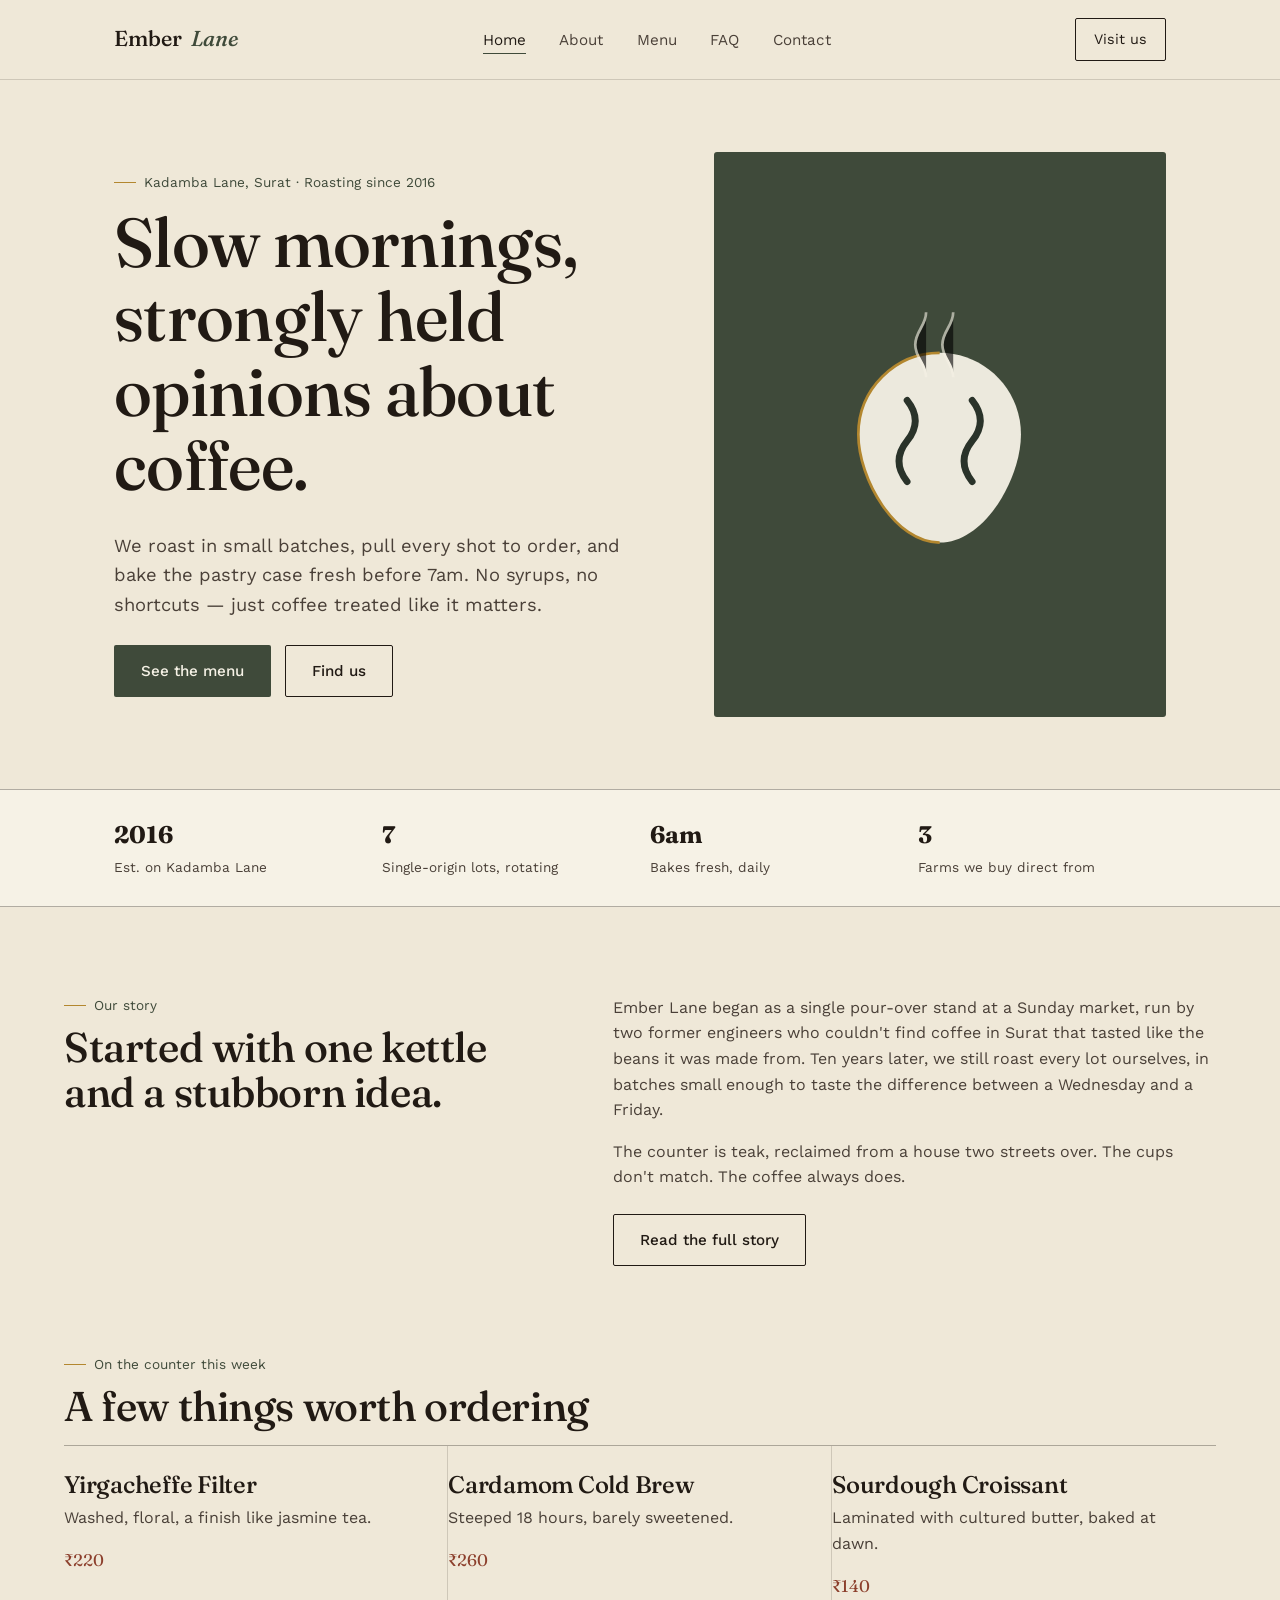
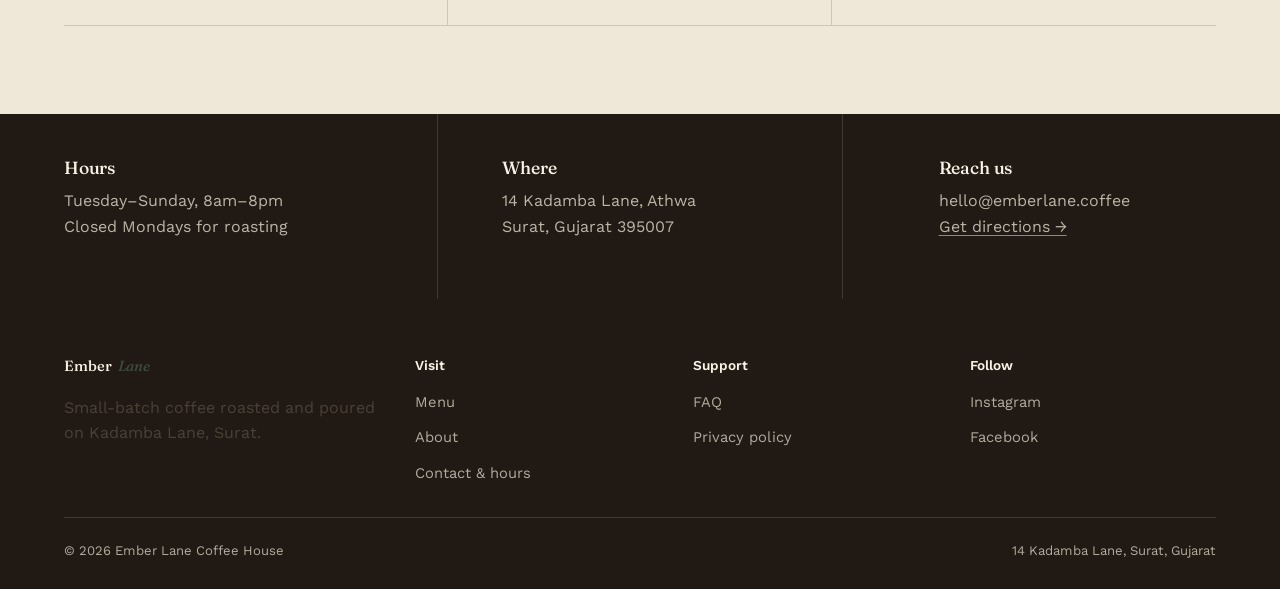
<file: Index.html>
<!DOCTYPE html>
<html lang="en">
<head>
<meta charset="UTF-8">
<meta name="viewport" content="width=device-width, initial-scale=1.0">
<title>Ember Lane — Small-batch coffee, Surat</title>
<meta name="description" content="Ember Lane is a small-batch coffee roastery and cafe on Kadamba Lane, Surat. Slow mornings, single-origin coffee, and wood-fired pastries.">
<link rel="stylesheet" href="styles.css">
</head>
<body>

<header class="site-header">
  <nav class="nav">
    <a href="index.html" class="logo">Ember <em>Lane</em></a>
    <input type="checkbox" id="nav-toggle" class="nav-toggle">
    <ul class="nav-links">
      <li><a href="index.html" aria-current="page">Home</a></li>
      <li><a href="about.html">About</a></li>
      <li><a href="menu.html">Menu</a></li>
      <li><a href="faq.html">FAQ</a></li>
      <li><a href="contact.html">Contact</a></li>
    </ul>
    <a href="contact.html" class="nav-cta">Visit us</a>
    <label for="nav-toggle" class="burger" aria-label="Toggle menu"><span></span><span></span><span></span></label>
  </nav>
</header>

<main>

  <section class="hero" style="padding-top: clamp(40px,7vw,72px);">
    <div>
      <p class="hero-eyebrow">Kadamba Lane, Surat &middot; Roasting since 2016</p>
      <h1>Slow mornings, strongly held opinions about coffee.</h1>
      <p class="lede">We roast in small batches, pull every shot to order, and bake the pastry case fresh before 7am. No syrups, no shortcuts — just coffee treated like it matters.</p>
      <div class="btn-row">
        <a href="menu.html" class="btn btn-primary">See the menu</a>
        <a href="contact.html" class="btn btn-outline">Find us</a>
      </div>
    </div>
    <div class="hero-art" aria-hidden="true">
      <svg viewBox="0 0 240 260" xmlns="http://www.w3.org/2000/svg">
        <path d="M60 130c0-33 27-60 60-60s60 27 60 60-27 80-60 80-60-47-60-80z" style="fill:var(--paper-soft);opacity:.95"/>
        <path d="M120 70c-33 0-60 27-60 60s27 80 60 80" style="fill:none;stroke:var(--gold);stroke-width:2"/>
        <path d="M96 105c8 10 8 20 0 30-8 10-8 20 0 30" style="fill:none;stroke:var(--forest-dark);stroke-width:5;stroke-linecap:round"/>
        <path d="M144 105c8 10 8 20 0 30-8 10-8 20 0 30" style="fill:none;stroke:var(--forest-dark);stroke-width:5;stroke-linecap:round"/>
        <g style="stroke:var(--paper-soft);stroke-width:2;opacity:.6">
          <path d="M110 40c0 10-8 14-8 24s8 14 8 24"/>
          <path d="M130 40c0 10-8 14-8 24s8 14 8 24"/>
        </g>
      </svg>
    </div>
  </section>

  <div class="stat-strip">
    <div class="wrap">
      <div class="stat"><b>2016</b><span>Est. on Kadamba Lane</span></div>
      <div class="stat"><b>7</b><span>Single-origin lots, rotating</span></div>
      <div class="stat"><b>6am</b><span>Bakes fresh, daily</span></div>
      <div class="stat"><b>3</b><span>Farms we buy direct from</span></div>
    </div>
  </div>

  <section>
    <div class="section-in split">
      <div>
        <p class="kicker">Our story</p>
        <h2>Started with one kettle and a stubborn idea.</h2>
      </div>
      <div>
        <p>Ember Lane began as a single pour-over stand at a Sunday market, run by two former engineers who couldn't find coffee in Surat that tasted like the beans it was made from. Ten years later, we still roast every lot ourselves, in batches small enough to taste the difference between a Wednesday and a Friday.</p>
        <p>The counter is teak, reclaimed from a house two streets over. The cups don't match. The coffee always does.</p>
        <a href="about.html" class="btn btn-outline" style="margin-top:.5em;">Read the full story</a>
      </div>
    </div>
  </section>

  <section style="padding-top:0;">
    <div class="section-in">
      <p class="kicker">On the counter this week</p>
      <h2>A few things worth ordering</h2>
      <div class="feature-list">
        <div class="feature-item">
          <h3>Yirgacheffe Filter</h3>
          <p>Washed, floral, a finish like jasmine tea.</p>
          <span class="price">₹220</span>
        </div>
        <div class="feature-item">
          <h3>Cardamom Cold Brew</h3>
          <p>Steeped 18 hours, barely sweetened.</p>
          <span class="price">₹260</span>
        </div>
        <div class="feature-item">
          <h3>Sourdough Croissant</h3>
          <p>Laminated with cultured butter, baked at dawn.</p>
          <span class="price">₹140</span>
        </div>
      </div>
    </div>
  </section>

  <div class="info-strip">
    <div class="wrap">
      <div class="info-block">
        <h4>Hours</h4>
        <p>Tuesday–Sunday, 8am–8pm<br>Closed Mondays for roasting</p>
      </div>
      <div class="info-block">
        <h4>Where</h4>
        <p>14 Kadamba Lane, Athwa<br>Surat, Gujarat 395007</p>
      </div>
      <div class="info-block">
        <h4>Reach us</h4>
        <p>hello@emberlane.coffee<br><a href="contact.html">Get directions →</a></p>
      </div>
    </div>
  </div>

</main>

<footer>
  <div class="footer-grid">
    <div>
      <a href="index.html" class="logo">Ember <em>Lane</em></a>
      <p style="margin-top:1em; max-width:32ch;">Small-batch coffee roasted and poured on Kadamba Lane, Surat.</p>
    </div>
    <div>
      <h5>Visit</h5>
      <ul>
        <li><a href="menu.html">Menu</a></li>
        <li><a href="about.html">About</a></li>
        <li><a href="contact.html">Contact &amp; hours</a></li>
      </ul>
    </div>
    <div>
      <h5>Support</h5>
      <ul>
        <li><a href="faq.html">FAQ</a></li>
        <li><a href="privacy.html">Privacy policy</a></li>
      </ul>
    </div>
    <div>
      <h5>Follow</h5>
      <ul>
        <li><a href="#">Instagram</a></li>
        <li><a href="#">Facebook</a></li>
      </ul>
    </div>
  </div>
  <div class="footer-bottom">
    <span>&copy; 2026 Ember Lane Coffee House</span>
    <span>14 Kadamba Lane, Surat, Gujarat</span>
  </div>
</footer>

</body>
</html>
</file>
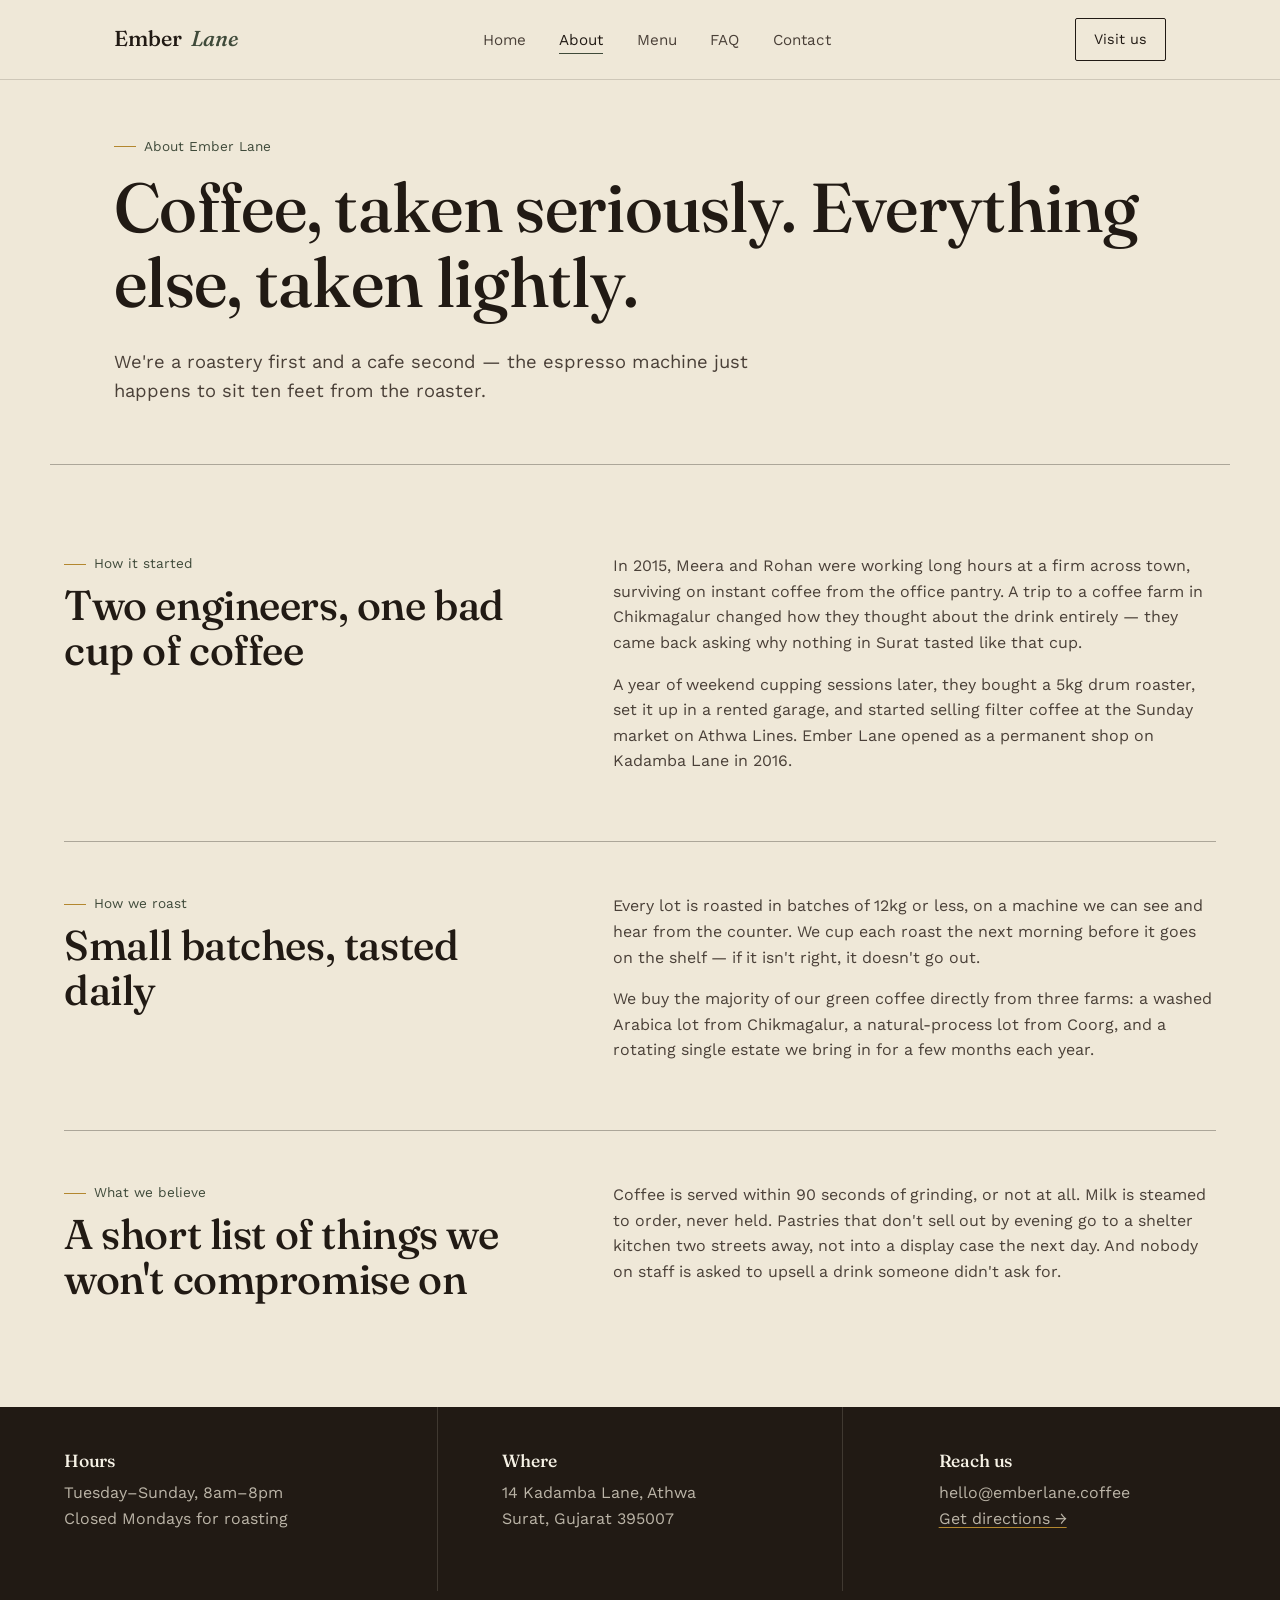
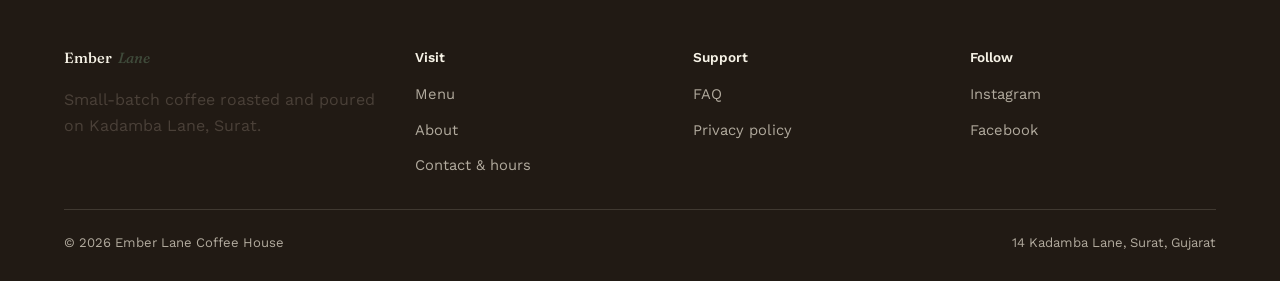
<file: About.html>
<!DOCTYPE html>
<html lang="en">
<head>
<meta charset="UTF-8">
<meta name="viewport" content="width=device-width, initial-scale=1.0">
<title>About — Ember Lane</title>
<meta name="description" content="The story behind Ember Lane, our roasting approach, and the farms we buy from.">
<link rel="stylesheet" href="styles.css">
</head>
<body>

<header class="site-header">
  <nav class="nav">
    <a href="index.html" class="logo">Ember <em>Lane</em></a>
    <input type="checkbox" id="nav-toggle" class="nav-toggle">
    <ul class="nav-links">
      <li><a href="index.html">Home</a></li>
      <li><a href="about.html" aria-current="page">About</a></li>
      <li><a href="menu.html">Menu</a></li>
      <li><a href="faq.html">FAQ</a></li>
      <li><a href="contact.html">Contact</a></li>
    </ul>
    <a href="contact.html" class="nav-cta">Visit us</a>
    <label for="nav-toggle" class="burger" aria-label="Toggle menu"><span></span><span></span><span></span></label>
  </nav>
</header>

<main>
  <div class="page-hero">
    <p class="kicker">About Ember Lane</p>
    <h1>Coffee, taken seriously. Everything else, taken lightly.</h1>
    <p class="lede" style="margin-top:.6em;">We're a roastery first and a cafe second — the espresso machine just happens to sit ten feet from the roaster.</p>
  </div>

  <section>
    <div class="section-in split">
      <div>
        <p class="kicker">How it started</p>
        <h2>Two engineers, one bad cup of coffee</h2>
      </div>
      <div>
        <p>In 2015, Meera and Rohan were working long hours at a firm across town, surviving on instant coffee from the office pantry. A trip to a coffee farm in Chikmagalur changed how they thought about the drink entirely — they came back asking why nothing in Surat tasted like that cup.</p>
        <p>A year of weekend cupping sessions later, they bought a 5kg drum roaster, set it up in a rented garage, and started selling filter coffee at the Sunday market on Athwa Lines. Ember Lane opened as a permanent shop on Kadamba Lane in 2016.</p>
      </div>
    </div>

    <hr class="divider">

    <div class="section-in split">
      <div>
        <p class="kicker">How we roast</p>
        <h2>Small batches, tasted daily</h2>
      </div>
      <div>
        <p>Every lot is roasted in batches of 12kg or less, on a machine we can see and hear from the counter. We cup each roast the next morning before it goes on the shelf — if it isn't right, it doesn't go out.</p>
        <p>We buy the majority of our green coffee directly from three farms: a washed Arabica lot from Chikmagalur, a natural-process lot from Coorg, and a rotating single estate we bring in for a few months each year.</p>
      </div>
    </div>

    <hr class="divider">

    <div class="section-in split">
      <div>
        <p class="kicker">What we believe</p>
        <h2>A short list of things we won't compromise on</h2>
      </div>
      <div>
        <p>Coffee is served within 90 seconds of grinding, or not at all. Milk is steamed to order, never held. Pastries that don't sell out by evening go to a shelter kitchen two streets away, not into a display case the next day. And nobody on staff is asked to upsell a drink someone didn't ask for.</p>
      </div>
    </div>
  </section>

  <div class="info-strip">
    <div class="wrap">
      <div class="info-block">
        <h4>Hours</h4>
        <p>Tuesday–Sunday, 8am–8pm<br>Closed Mondays for roasting</p>
      </div>
      <div class="info-block">
        <h4>Where</h4>
        <p>14 Kadamba Lane, Athwa<br>Surat, Gujarat 395007</p>
      </div>
      <div class="info-block">
        <h4>Reach us</h4>
        <p>hello@emberlane.coffee<br><a href="contact.html">Get directions →</a></p>
      </div>
    </div>
  </div>
</main>

<footer>
  <div class="footer-grid">
    <div>
      <a href="index.html" class="logo">Ember <em>Lane</em></a>
      <p style="margin-top:1em; max-width:32ch;">Small-batch coffee roasted and poured on Kadamba Lane, Surat.</p>
    </div>
    <div>
      <h5>Visit</h5>
      <ul>
        <li><a href="menu.html">Menu</a></li>
        <li><a href="about.html">About</a></li>
        <li><a href="contact.html">Contact &amp; hours</a></li>
      </ul>
    </div>
    <div>
      <h5>Support</h5>
      <ul>
        <li><a href="faq.html">FAQ</a></li>
        <li><a href="privacy.html">Privacy policy</a></li>
      </ul>
    </div>
    <div>
      <h5>Follow</h5>
      <ul>
        <li><a href="#">Instagram</a></li>
        <li><a href="#">Facebook</a></li>
      </ul>
    </div>
  </div>
  <div class="footer-bottom">
    <span>&copy; 2026 Ember Lane Coffee House</span>
    <span>14 Kadamba Lane, Surat, Gujarat</span>
  </div>
</footer>

</body>
</html>
</file>
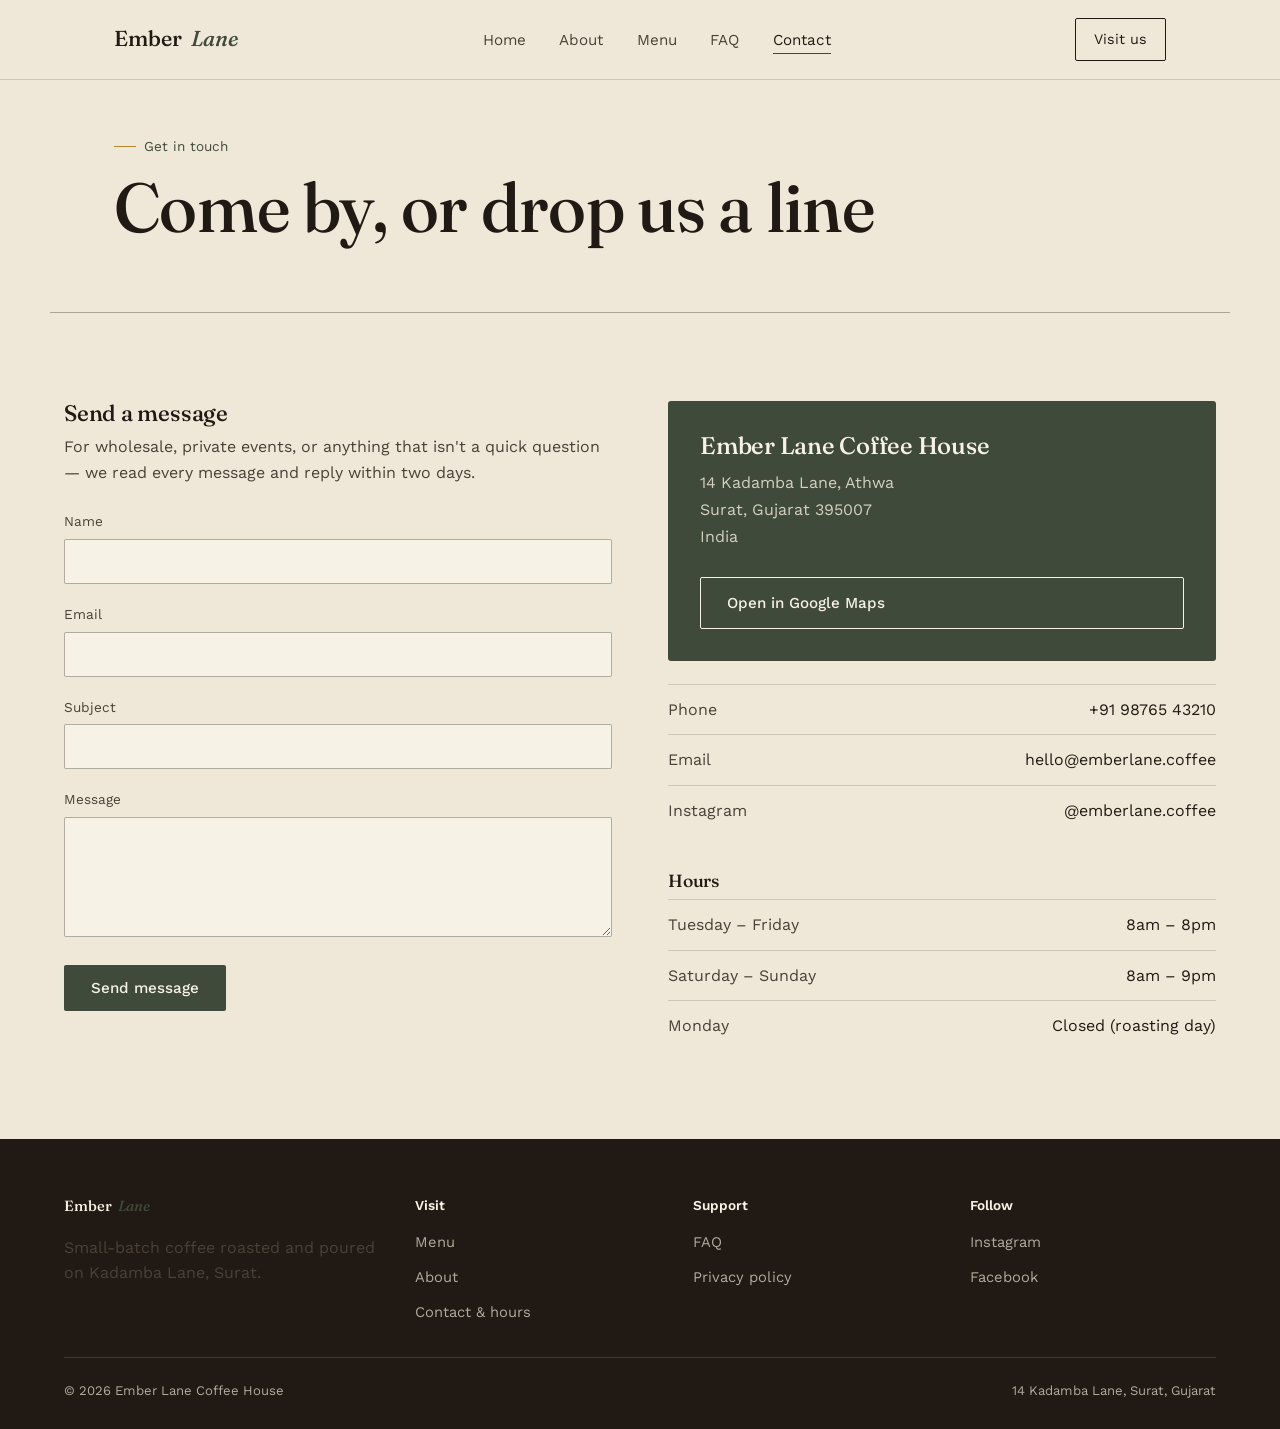
<file: Contact.html>
<!DOCTYPE html>
<html lang="en">
<head>
<meta charset="UTF-8">
<meta name="viewport" content="width=device-width, initial-scale=1.0">
<title>Contact — Ember Lane</title>
<meta name="description" content="Get in touch with Ember Lane, find our address, hours, and directions in Surat.">
<link rel="stylesheet" href="styles.css">
</head>
<body>

<header class="site-header">
  <nav class="nav">
    <a href="index.html" class="logo">Ember <em>Lane</em></a>
    <input type="checkbox" id="nav-toggle" class="nav-toggle">
    <ul class="nav-links">
      <li><a href="index.html">Home</a></li>
      <li><a href="about.html">About</a></li>
      <li><a href="menu.html">Menu</a></li>
      <li><a href="faq.html">FAQ</a></li>
      <li><a href="contact.html" aria-current="page">Contact</a></li>
    </ul>
    <a href="contact.html" class="nav-cta">Visit us</a>
    <label for="nav-toggle" class="burger" aria-label="Toggle menu"><span></span><span></span><span></span></label>
  </nav>
</header>

<main>
  <div class="page-hero">
    <p class="kicker">Get in touch</p>
    <h1>Come by, or drop us a line</h1>
  </div>

  <section>
    <div class="section-in contact-grid">
      <div>
        <h2 style="font-size:1.4rem;">Send a message</h2>
        <p style="margin-bottom:1.6em;">For wholesale, private events, or anything that isn't a quick question — we read every message and reply within two days.</p>
        <form onsubmit="return false;">
          <div class="field">
            <label for="name">Name</label>
            <input type="text" id="name" name="name" autocomplete="name" required>
          </div>
          <div class="field">
            <label for="email">Email</label>
            <input type="email" id="email" name="email" autocomplete="email" required>
          </div>
          <div class="field">
            <label for="subject">Subject</label>
            <input type="text" id="subject" name="subject">
          </div>
          <div class="field">
            <label for="message">Message</label>
            <textarea id="message" name="message" required></textarea>
          </div>
          <button type="submit" class="btn btn-primary">Send message</button>
        </form>
      </div>

      <div>
        <div class="map-block">
          <div>
            <h3>Ember Lane Coffee House</h3>
            <address>
              14 Kadamba Lane, Athwa<br>
              Surat, Gujarat 395007<br>
              India
            </address>
          </div>
          <a href="https://maps.google.com/?q=Athwa+Surat+Gujarat" class="btn btn-outline" style="border-color: var(--paper-soft); color: var(--paper-soft);">Open in Google Maps</a>
        </div>

        <ul class="contact-list">
          <li><span>Phone</span><span>+91 98765 43210</span></li>
          <li><span>Email</span><span>hello@emberlane.coffee</span></li>
          <li><span>Instagram</span><span>@emberlane.coffee</span></li>
        </ul>

        <h3 style="margin-top:2em; font-size:1.1rem;">Hours</h3>
        <ul class="contact-list" style="margin-top:.6em;">
          <li><span>Tuesday – Friday</span><span>8am – 8pm</span></li>
          <li><span>Saturday – Sunday</span><span>8am – 9pm</span></li>
          <li><span>Monday</span><span>Closed (roasting day)</span></li>
        </ul>
      </div>
    </div>
  </section>
</main>

<footer>
  <div class="footer-grid">
    <div>
      <a href="index.html" class="logo">Ember <em>Lane</em></a>
      <p style="margin-top:1em; max-width:32ch;">Small-batch coffee roasted and poured on Kadamba Lane, Surat.</p>
    </div>
    <div>
      <h5>Visit</h5>
      <ul>
        <li><a href="menu.html">Menu</a></li>
        <li><a href="about.html">About</a></li>
        <li><a href="contact.html">Contact &amp; hours</a></li>
      </ul>
    </div>
    <div>
      <h5>Support</h5>
      <ul>
        <li><a href="faq.html">FAQ</a></li>
        <li><a href="privacy.html">Privacy policy</a></li>
      </ul>
    </div>
    <div>
      <h5>Follow</h5>
      <ul>
        <li><a href="#">Instagram</a></li>
        <li><a href="#">Facebook</a></li>
      </ul>
    </div>
  </div>
  <div class="footer-bottom">
    <span>&copy; 2026 Ember Lane Coffee House</span>
    <span>14 Kadamba Lane, Surat, Gujarat</span>
  </div>
</footer>

</body>
</html>
</file>
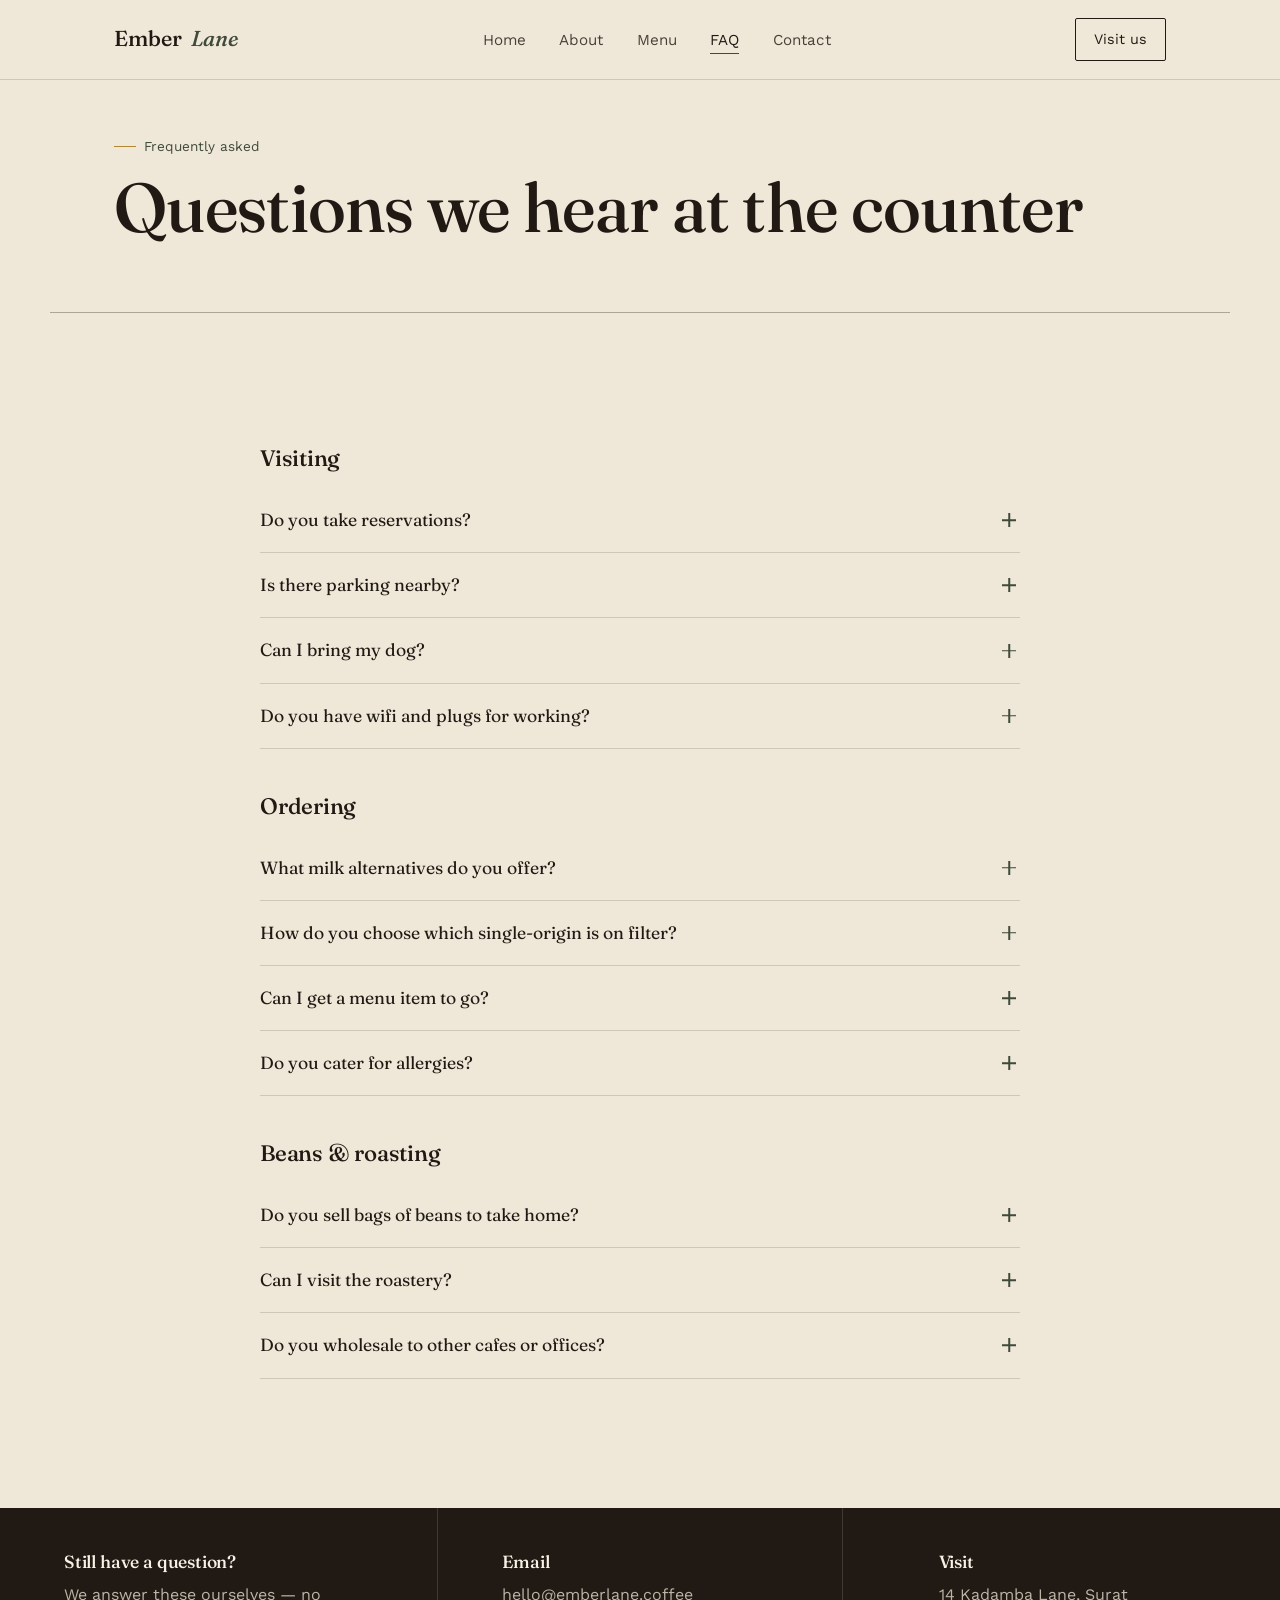
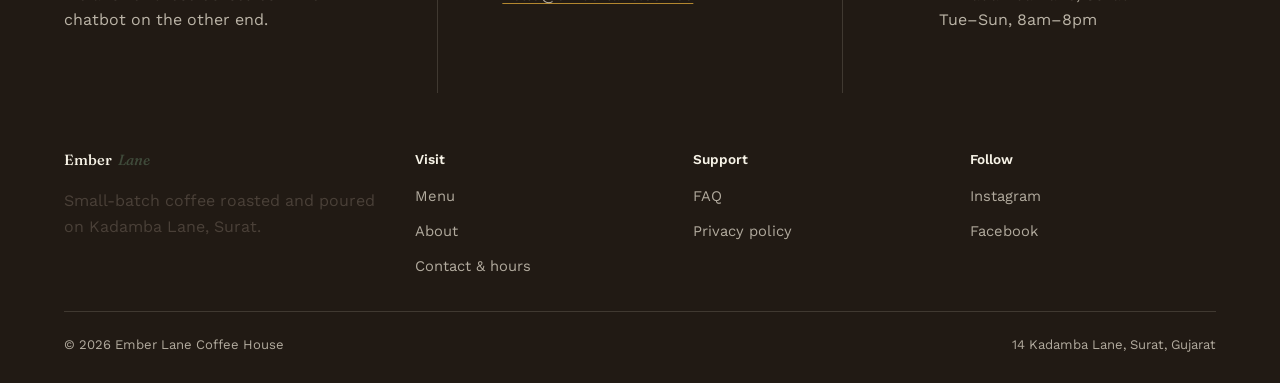
<file: Faq.html>
<!DOCTYPE html>
<html lang="en">
<head>
<meta charset="UTF-8">
<meta name="viewport" content="width=device-width, initial-scale=1.0">
<title>FAQ — Ember Lane</title>
<meta name="description" content="Answers to common questions about visiting, ordering, and working with Ember Lane.">
<link rel="stylesheet" href="styles.css">
</head>
<body>

<header class="site-header">
  <nav class="nav">
    <a href="index.html" class="logo">Ember <em>Lane</em></a>
    <input type="checkbox" id="nav-toggle" class="nav-toggle">
    <ul class="nav-links">
      <li><a href="index.html">Home</a></li>
      <li><a href="about.html">About</a></li>
      <li><a href="menu.html">Menu</a></li>
      <li><a href="faq.html" aria-current="page">FAQ</a></li>
      <li><a href="contact.html">Contact</a></li>
    </ul>
    <a href="contact.html" class="nav-cta">Visit us</a>
    <label for="nav-toggle" class="burger" aria-label="Toggle menu"><span></span><span></span><span></span></label>
  </nav>
</header>

<main>
  <div class="page-hero">
    <p class="kicker">Frequently asked</p>
    <h1>Questions we hear at the counter</h1>
  </div>

  <section>
    <div class="section-in legal" style="max-width:760px;">

      <div class="faq-group">
        <h2>Visiting</h2>

        <details class="faq">
          <summary>Do you take reservations?<span class="icon"></span></summary>
          <div class="faq-a"><p>No — we're a walk-in counter with seating for about twenty. Weekday mornings and weekend afternoons are busiest; weekday afternoons are usually quiet.</p></div>
        </details>

        <details class="faq">
          <summary>Is there parking nearby?<span class="icon"></span></summary>
          <div class="faq-a"><p>There's two-wheeler parking right outside, and a small car park a minute's walk away on Kadamba Lane. Street parking is available but limited on weekends.</p></div>
        </details>

        <details class="faq">
          <summary>Can I bring my dog?<span class="icon"></span></summary>
          <div class="faq-a"><p>Yes, on the outdoor seating area. We keep a water bowl by the door.</p></div>
        </details>

        <details class="faq">
          <summary>Do you have wifi and plugs for working?<span class="icon"></span></summary>
          <div class="faq-a"><p>We do, though we ask that laptops stay at the four counter-side tables so the rest of the room stays free for people catching up over coffee.</p></div>
        </details>
      </div>

      <div class="faq-group">
        <h2>Ordering</h2>

        <details class="faq">
          <summary>What milk alternatives do you offer?<span class="icon"></span></summary>
          <div class="faq-a"><p>Oat and almond, at no extra charge. Both steam well in our espresso drinks.</p></div>
        </details>

        <details class="faq">
          <summary>How do you choose which single-origin is on filter?<span class="icon"></span></summary>
          <div class="faq-a"><p>We rotate weekly based on what's tasting best in our morning cupping. Ask the counter which lot is pouring — we're always glad to talk through it.</p></div>
        </details>

        <details class="faq">
          <summary>Can I get a menu item to go?<span class="icon"></span></summary>
          <div class="faq-a"><p>Everything on the menu is available to go, including pour-overs. We use compostable cups for takeaway coffee.</p></div>
        </details>

        <details class="faq">
          <summary>Do you cater for allergies?<span class="icon"></span></summary>
          <div class="faq-a"><p>Our kitchen handles nuts and gluten, so we can't guarantee an allergen-free item, but the counter can talk you through ingredients for anything on the menu.</p></div>
        </details>
      </div>

      <div class="faq-group">
        <h2>Beans &amp; roasting</h2>

        <details class="faq">
          <summary>Do you sell bags of beans to take home?<span class="icon"></span></summary>
          <div class="faq-a"><p>Yes — 250g bags of whatever's currently roasting are sold at the counter, and we'll grind to your brew method on request.</p></div>
        </details>

        <details class="faq">
          <summary>Can I visit the roastery?<span class="icon"></span></summary>
          <div class="faq-a"><p>The roaster sits behind the counter, so you can watch it from your table any day we're open. We don't currently run separate roastery tours.</p></div>
        </details>

        <details class="faq">
          <summary>Do you wholesale to other cafes or offices?<span class="icon"></span></summary>
          <div class="faq-a"><p>We do, on a limited basis. Get in touch through the contact page and we'll follow up about volume and pricing.</p></div>
        </details>
      </div>

    </div>
  </section>

  <div class="info-strip">
    <div class="wrap">
      <div class="info-block">
        <h4>Still have a question?</h4>
        <p>We answer these ourselves — no chatbot on the other end.</p>
      </div>
      <div class="info-block">
        <h4>Email</h4>
        <p><a href="contact.html">hello@emberlane.coffee</a></p>
      </div>
      <div class="info-block">
        <h4>Visit</h4>
        <p>14 Kadamba Lane, Surat<br>Tue–Sun, 8am–8pm</p>
      </div>
    </div>
  </div>
</main>

<footer>
  <div class="footer-grid">
    <div>
      <a href="index.html" class="logo">Ember <em>Lane</em></a>
      <p style="margin-top:1em; max-width:32ch;">Small-batch coffee roasted and poured on Kadamba Lane, Surat.</p>
    </div>
    <div>
      <h5>Visit</h5>
      <ul>
        <li><a href="menu.html">Menu</a></li>
        <li><a href="about.html">About</a></li>
        <li><a href="contact.html">Contact &amp; hours</a></li>
      </ul>
    </div>
    <div>
      <h5>Support</h5>
      <ul>
        <li><a href="faq.html">FAQ</a></li>
        <li><a href="privacy.html">Privacy policy</a></li>
      </ul>
    </div>
    <div>
      <h5>Follow</h5>
      <ul>
        <li><a href="#">Instagram</a></li>
        <li><a href="#">Facebook</a></li>
      </ul>
    </div>
  </div>
  <div class="footer-bottom">
    <span>&copy; 2026 Ember Lane Coffee House</span>
    <span>14 Kadamba Lane, Surat, Gujarat</span>
  </div>
</footer>

</body>
</html>
</file>
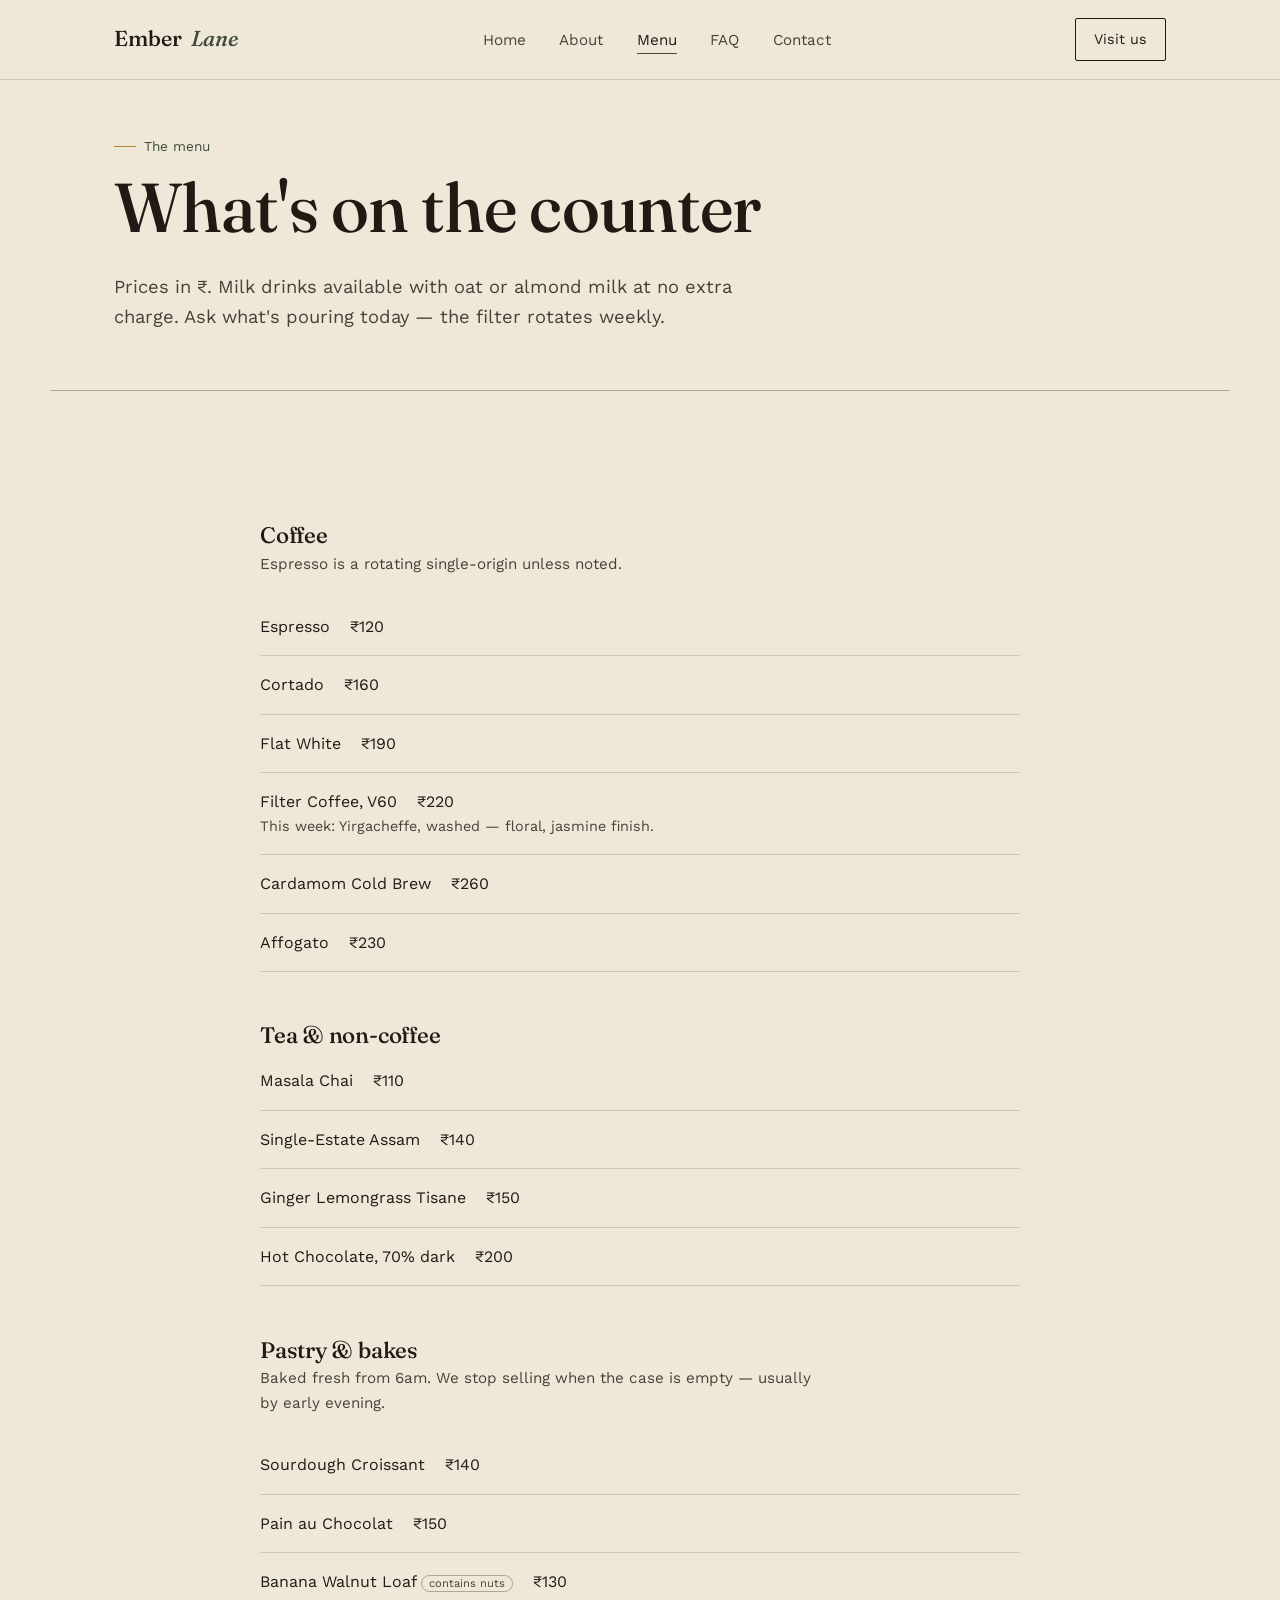
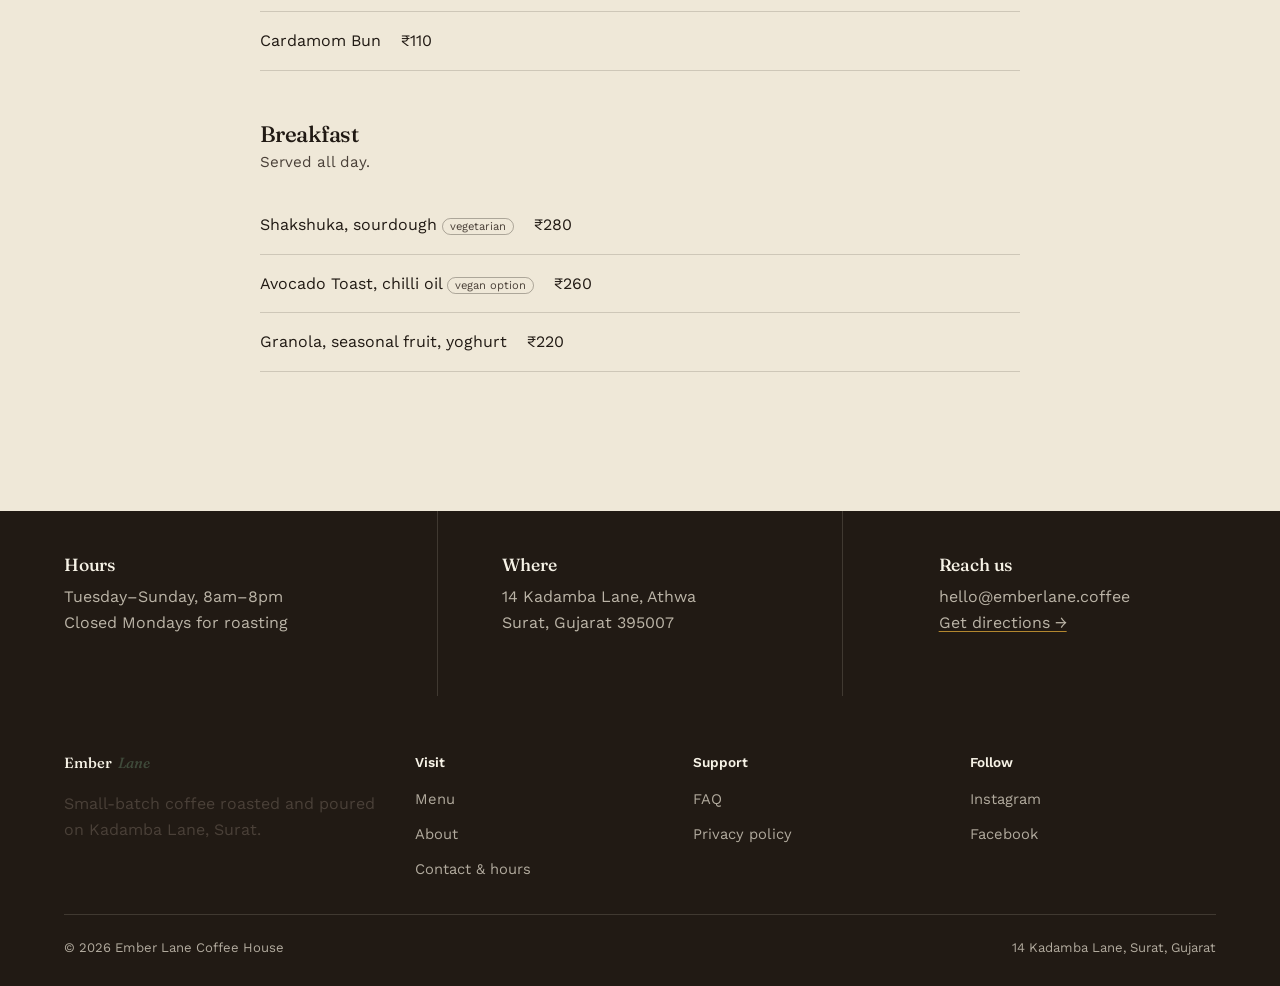
<file: Menu.html>
<!DOCTYPE html>
<html lang="en">
<head>
<meta charset="UTF-8">
<meta name="viewport" content="width=device-width, initial-scale=1.0">
<title>Menu — Ember Lane</title>
<meta name="description" content="Coffee, tea, and pastry menu at Ember Lane, Surat.">
<link rel="stylesheet" href="styles.css">
</head>
<body>

<header class="site-header">
  <nav class="nav">
    <a href="index.html" class="logo">Ember <em>Lane</em></a>
    <input type="checkbox" id="nav-toggle" class="nav-toggle">
    <ul class="nav-links">
      <li><a href="index.html">Home</a></li>
      <li><a href="about.html">About</a></li>
      <li><a href="menu.html" aria-current="page">Menu</a></li>
      <li><a href="faq.html">FAQ</a></li>
      <li><a href="contact.html">Contact</a></li>
    </ul>
    <a href="contact.html" class="nav-cta">Visit us</a>
    <label for="nav-toggle" class="burger" aria-label="Toggle menu"><span></span><span></span><span></span></label>
  </nav>
</header>

<main>
  <div class="page-hero">
    <p class="kicker">The menu</p>
    <h1>What's on the counter</h1>
    <p class="lede" style="margin-top:.6em;">Prices in ₹. Milk drinks available with oat or almond milk at no extra charge. Ask what's pouring today — the filter rotates weekly.</p>
  </div>

  <section>
    <div class="section-in legal" style="max-width:760px;">

      <div class="menu-cat">
        <h2>Coffee</h2>
        <p class="cat-note">Espresso is a rotating single-origin unless noted.</p>

        <div class="menu-item">
          <div class="menu-row-top">
            <span class="name">Espresso</span>
            <span class="leader"></span>
            <span class="price">₹120</span>
          </div>
        </div>
        <div class="menu-item">
          <div class="menu-row-top">
            <span class="name">Cortado</span>
            <span class="leader"></span>
            <span class="price">₹160</span>
          </div>
        </div>
        <div class="menu-item">
          <div class="menu-row-top">
            <span class="name">Flat White</span>
            <span class="leader"></span>
            <span class="price">₹190</span>
          </div>
        </div>
        <div class="menu-item">
          <div class="menu-row-top">
            <span class="name">Filter Coffee, V60</span>
            <span class="leader"></span>
            <span class="price">₹220</span>
          </div>
          <p class="menu-note" style="margin:0; color:var(--ink-soft); font-size:.9rem;">This week: Yirgacheffe, washed — floral, jasmine finish.</p>
        </div>
        <div class="menu-item">
          <div class="menu-row-top">
            <span class="name">Cardamom Cold Brew</span>
            <span class="leader"></span>
            <span class="price">₹260</span>
          </div>
        </div>
        <div class="menu-item">
          <div class="menu-row-top">
            <span class="name">Affogato</span>
            <span class="leader"></span>
            <span class="price">₹230</span>
          </div>
        </div>
      </div>

      <div class="menu-cat">
        <h2>Tea &amp; non-coffee</h2>
        <div class="menu-item">
          <div class="menu-row-top">
            <span class="name">Masala Chai</span>
            <span class="leader"></span>
            <span class="price">₹110</span>
          </div>
        </div>
        <div class="menu-item">
          <div class="menu-row-top">
            <span class="name">Single-Estate Assam</span>
            <span class="leader"></span>
            <span class="price">₹140</span>
          </div>
        </div>
        <div class="menu-item">
          <div class="menu-row-top">
            <span class="name">Ginger Lemongrass Tisane</span>
            <span class="leader"></span>
            <span class="price">₹150</span>
          </div>
        </div>
        <div class="menu-item">
          <div class="menu-row-top">
            <span class="name">Hot Chocolate, 70% dark</span>
            <span class="leader"></span>
            <span class="price">₹200</span>
          </div>
        </div>
      </div>

      <div class="menu-cat">
        <h2>Pastry &amp; bakes</h2>
        <p class="cat-note">Baked fresh from 6am. We stop selling when the case is empty — usually by early evening.</p>
        <div class="menu-item">
          <div class="menu-row-top">
            <span class="name">Sourdough Croissant</span>
            <span class="leader"></span>
            <span class="price">₹140</span>
          </div>
        </div>
        <div class="menu-item">
          <div class="menu-row-top">
            <span class="name">Pain au Chocolat</span>
            <span class="leader"></span>
            <span class="price">₹150</span>
          </div>
        </div>
        <div class="menu-item">
          <div class="menu-row-top">
            <span class="name">Banana Walnut Loaf <span class="diet-tag">contains nuts</span></span>
            <span class="leader"></span>
            <span class="price">₹130</span>
          </div>
        </div>
        <div class="menu-item">
          <div class="menu-row-top">
            <span class="name">Cardamom Bun</span>
            <span class="leader"></span>
            <span class="price">₹110</span>
          </div>
        </div>
      </div>

      <div class="menu-cat">
        <h2>Breakfast</h2>
        <p class="cat-note">Served all day.</p>
        <div class="menu-item">
          <div class="menu-row-top">
            <span class="name">Shakshuka, sourdough <span class="diet-tag">vegetarian</span></span>
            <span class="leader"></span>
            <span class="price">₹280</span>
          </div>
        </div>
        <div class="menu-item">
          <div class="menu-row-top">
            <span class="name">Avocado Toast, chilli oil <span class="diet-tag">vegan option</span></span>
            <span class="leader"></span>
            <span class="price">₹260</span>
          </div>
        </div>
        <div class="menu-item">
          <div class="menu-row-top">
            <span class="name">Granola, seasonal fruit, yoghurt</span>
            <span class="leader"></span>
            <span class="price">₹220</span>
          </div>
        </div>
      </div>

    </div>
  </section>

  <div class="info-strip">
    <div class="wrap">
      <div class="info-block">
        <h4>Hours</h4>
        <p>Tuesday–Sunday, 8am–8pm<br>Closed Mondays for roasting</p>
      </div>
      <div class="info-block">
        <h4>Where</h4>
        <p>14 Kadamba Lane, Athwa<br>Surat, Gujarat 395007</p>
      </div>
      <div class="info-block">
        <h4>Reach us</h4>
        <p>hello@emberlane.coffee<br><a href="contact.html">Get directions →</a></p>
      </div>
    </div>
  </div>
</main>

<footer>
  <div class="footer-grid">
    <div>
      <a href="index.html" class="logo">Ember <em>Lane</em></a>
      <p style="margin-top:1em; max-width:32ch;">Small-batch coffee roasted and poured on Kadamba Lane, Surat.</p>
    </div>
    <div>
      <h5>Visit</h5>
      <ul>
        <li><a href="menu.html">Menu</a></li>
        <li><a href="about.html">About</a></li>
        <li><a href="contact.html">Contact &amp; hours</a></li>
      </ul>
    </div>
    <div>
      <h5>Support</h5>
      <ul>
        <li><a href="faq.html">FAQ</a></li>
        <li><a href="privacy.html">Privacy policy</a></li>
      </ul>
    </div>
    <div>
      <h5>Follow</h5>
      <ul>
        <li><a href="#">Instagram</a></li>
        <li><a href="#">Facebook</a></li>
      </ul>
    </div>
  </div>
  <div class="footer-bottom">
    <span>&copy; 2026 Ember Lane Coffee House</span>
    <span>14 Kadamba Lane, Surat, Gujarat</span>
  </div>
</footer>

</body>
</html>
</file>
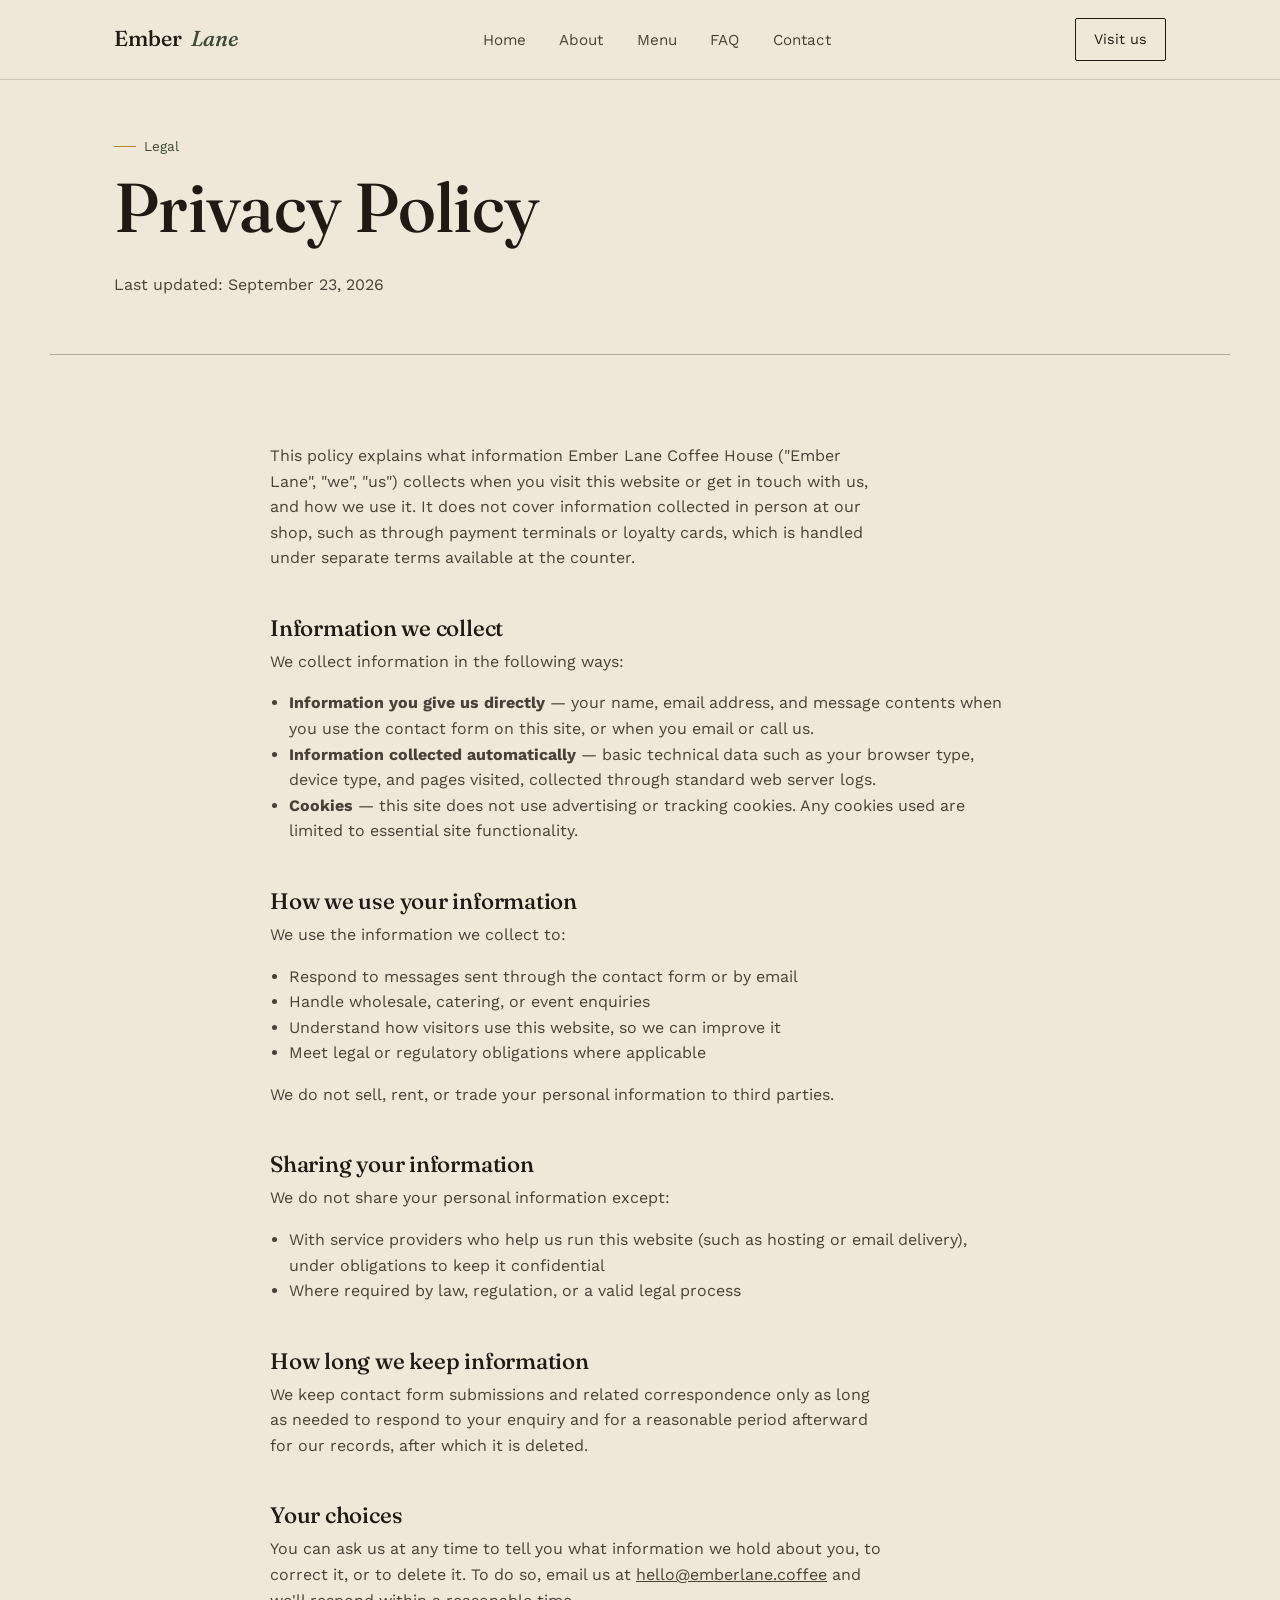
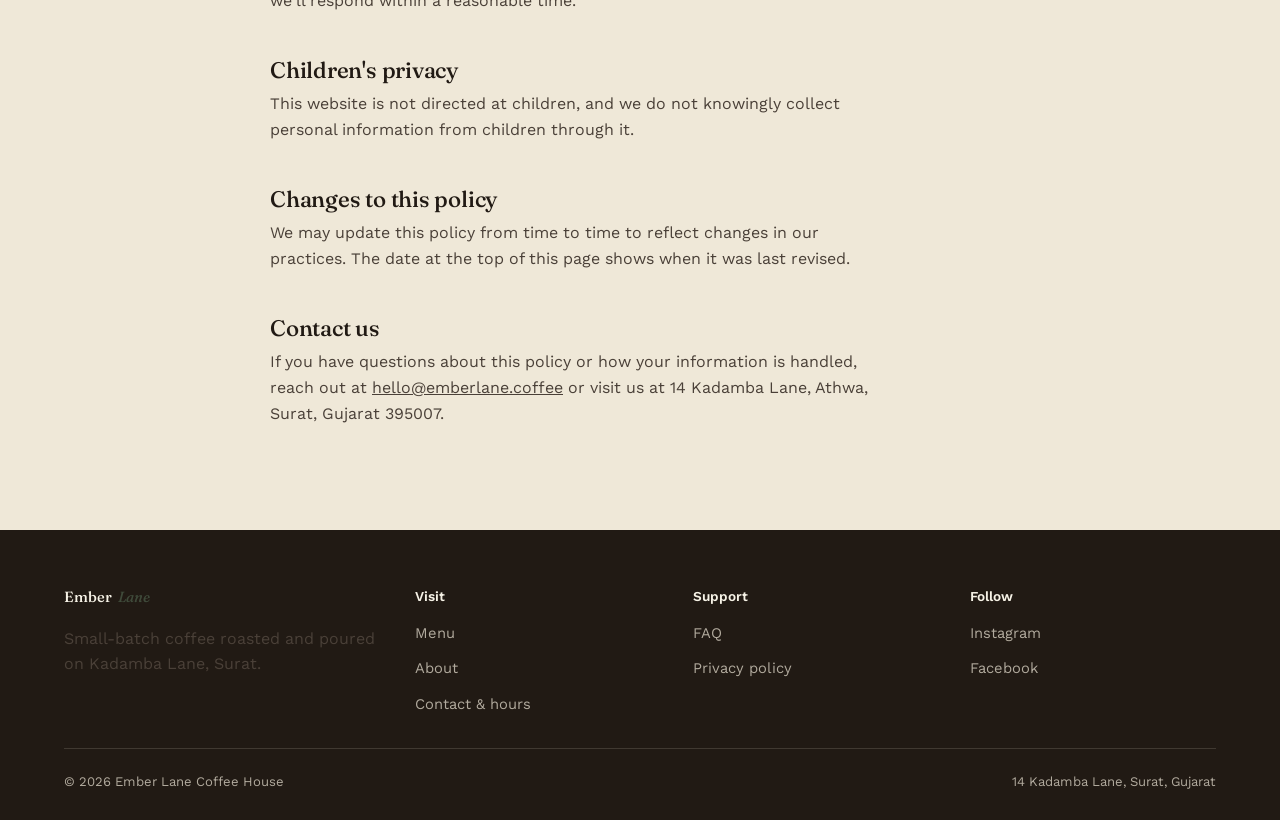
<file: privacy.html>
<!DOCTYPE html>
<html lang="en">
<head>
<meta charset="UTF-8">
<meta name="viewport" content="width=device-width, initial-scale=1.0">
<title>Privacy Policy — Ember Lane</title>
<meta name="description" content="How Ember Lane collects, uses, and protects your information.">
<link rel="stylesheet" href="styles.css">
</head>
<body>

<header class="site-header">
  <nav class="nav">
    <a href="index.html" class="logo">Ember <em>Lane</em></a>
    <input type="checkbox" id="nav-toggle" class="nav-toggle">
    <ul class="nav-links">
      <li><a href="index.html">Home</a></li>
      <li><a href="about.html">About</a></li>
      <li><a href="menu.html">Menu</a></li>
      <li><a href="faq.html">FAQ</a></li>
      <li><a href="contact.html">Contact</a></li>
    </ul>
    <a href="contact.html" class="nav-cta">Visit us</a>
    <label for="nav-toggle" class="burger" aria-label="Toggle menu"><span></span><span></span><span></span></label>
  </nav>
</header>

<main>
  <div class="page-hero">
    <p class="kicker">Legal</p>
    <h1>Privacy Policy</h1>
    <p class="updated" style="margin-top:.6em;">Last updated: September 23, 2026</p>
  </div>

  <section>
    <div class="section-in legal">
      <p>This policy explains what information Ember Lane Coffee House ("Ember Lane", "we", "us") collects when you visit this website or get in touch with us, and how we use it. It does not cover information collected in person at our shop, such as through payment terminals or loyalty cards, which is handled under separate terms available at the counter.</p>

      <h2>Information we collect</h2>
      <p>We collect information in the following ways:</p>
      <ul>
        <li><strong>Information you give us directly</strong> — your name, email address, and message contents when you use the contact form on this site, or when you email or call us.</li>
        <li><strong>Information collected automatically</strong> — basic technical data such as your browser type, device type, and pages visited, collected through standard web server logs.</li>
        <li><strong>Cookies</strong> — this site does not use advertising or tracking cookies. Any cookies used are limited to essential site functionality.</li>
      </ul>

      <h2>How we use your information</h2>
      <p>We use the information we collect to:</p>
      <ul>
        <li>Respond to messages sent through the contact form or by email</li>
        <li>Handle wholesale, catering, or event enquiries</li>
        <li>Understand how visitors use this website, so we can improve it</li>
        <li>Meet legal or regulatory obligations where applicable</li>
      </ul>
      <p>We do not sell, rent, or trade your personal information to third parties.</p>

      <h2>Sharing your information</h2>
      <p>We do not share your personal information except:</p>
      <ul>
        <li>With service providers who help us run this website (such as hosting or email delivery), under obligations to keep it confidential</li>
        <li>Where required by law, regulation, or a valid legal process</li>
      </ul>

      <h2>How long we keep information</h2>
      <p>We keep contact form submissions and related correspondence only as long as needed to respond to your enquiry and for a reasonable period afterward for our records, after which it is deleted.</p>

      <h2>Your choices</h2>
      <p>You can ask us at any time to tell you what information we hold about you, to correct it, or to delete it. To do so, email us at <a href="mailto:hello@emberlane.coffee">hello@emberlane.coffee</a> and we'll respond within a reasonable time.</p>

      <h2>Children's privacy</h2>
      <p>This website is not directed at children, and we do not knowingly collect personal information from children through it.</p>

      <h2>Changes to this policy</h2>
      <p>We may update this policy from time to time to reflect changes in our practices. The date at the top of this page shows when it was last revised.</p>

      <h2>Contact us</h2>
      <p>If you have questions about this policy or how your information is handled, reach out at <a href="mailto:hello@emberlane.coffee">hello@emberlane.coffee</a> or visit us at 14 Kadamba Lane, Athwa, Surat, Gujarat 395007.</p>
    </div>
  </section>
</main>

<footer>
  <div class="footer-grid">
    <div>
      <a href="index.html" class="logo">Ember <em>Lane</em></a>
      <p style="margin-top:1em; max-width:32ch;">Small-batch coffee roasted and poured on Kadamba Lane, Surat.</p>
    </div>
    <div>
      <h5>Visit</h5>
      <ul>
        <li><a href="menu.html">Menu</a></li>
        <li><a href="about.html">About</a></li>
        <li><a href="contact.html">Contact &amp; hours</a></li>
      </ul>
    </div>
    <div>
      <h5>Support</h5>
      <ul>
        <li><a href="faq.html">FAQ</a></li>
        <li><a href="privacy.html">Privacy policy</a></li>
      </ul>
    </div>
    <div>
      <h5>Follow</h5>
      <ul>
        <li><a href="#">Instagram</a></li>
        <li><a href="#">Facebook</a></li>
      </ul>
    </div>
  </div>
  <div class="footer-bottom">
    <span>&copy; 2026 Ember Lane Coffee House</span>
    <span>14 Kadamba Lane, Surat, Gujarat</span>
  </div>
</footer>

</body>
</html>
</file>
<file: styles.css>
/* ============================================================
   Ember Lane — shared stylesheet
   Fonts: Fraunces (display) / Work Sans (body + UI)
   ============================================================ */

@import url('https://fonts.googleapis.com/css2?family=Fraunces:ital,opsz,wght@0,9..144,400;0,9..144,500;0,9..144,600;1,9..144,400;1,9..144,500&family=Work+Sans:wght@400;500;600&display=swap');

:root{
  --ink: #211a14;
  --ink-soft: #4a4038;
  --paper: #efe8d8;
  --paper-soft: #f6f2e6;
  --paper-deep: #e4dac2;
  --forest: #3f4a3a;
  --forest-dark: #2a332a;
  --gold: #b3872f;
  --brick: #8c3f2c;
  --line: rgba(33,26,20,0.16);
  --line-strong: rgba(33,26,20,0.32);

  --serif: 'Fraunces', 'Iowan Old Style', Georgia, serif;
  --sans: 'Work Sans', -apple-system, BlinkMacSystemFont, sans-serif;

  --maxw: 1180px;
  --pad: clamp(20px, 5vw, 64px);
}

*, *::before, *::after{ box-sizing: border-box; }
html{ scroll-behavior: smooth; }

body{
  margin:0;
  background: var(--paper);
  color: var(--ink);
  font-family: var(--sans);
  font-size: 16px;
  line-height: 1.6;
  -webkit-font-smoothing: antialiased;
}

@media (prefers-reduced-motion: reduce){
  html{ scroll-behavior: auto; }
  *{ animation-duration: 0.01ms !important; transition-duration: 0.01ms !important; }
}

img{ max-width: 100%; display:block; }
a{ color: inherit; }

h1,h2,h3,h4{
  font-family: var(--serif);
  font-weight: 500;
  line-height: 1.08;
  margin: 0 0 0.4em;
  letter-spacing: -0.01em;
  color: var(--ink);
}
h1{ font-size: clamp(2.6rem, 5.4vw, 4.6rem); font-weight: 500; }
h2{ font-size: clamp(1.9rem, 3.4vw, 2.6rem); }
h3{ font-size: clamp(1.25rem, 2vw, 1.5rem); }

p{ margin: 0 0 1em; max-width: 62ch; color: var(--ink-soft); }
.lede{ font-size: 1.15rem; color: var(--ink-soft); }

.wrap{ max-width: var(--maxw); margin: 0 auto; padding: 0 var(--pad); }

a:focus-visible, button:focus-visible, summary:focus-visible, input:focus-visible, textarea:focus-visible{
  outline: 2px solid var(--forest);
  outline-offset: 3px;
}

/* ---------- grain texture, used sparingly on dark sections ---------- */
.grain{
  position: relative;
}
.grain::after{
  content:"";
  position:absolute; inset:0;
  pointer-events:none;
  opacity:0.05;
  background-image:url("data:image/svg+xml;utf8,<svg xmlns='http://www.w3.org/2000/svg' width='120' height='120'><filter id='n'><feTurbulence type='fractalNoise' baseFrequency='0.9' numOctaves='2' stitchTiles='stitch'/></filter><rect width='100%25' height='100%25' filter='url(%23n)'/></svg>");
}

/* ================= NAV ================= */
.site-header{
  position: sticky; top:0; z-index: 50;
  background: var(--paper);
  border-bottom: 1px solid var(--line);
}
.nav{
  display:flex; align-items:center; justify-content:space-between;
  padding: 18px var(--pad);
  max-width: var(--maxw); margin:0 auto;
}
.logo{
  font-family: var(--serif);
  font-size: 1.35rem;
  font-weight: 500;
  text-decoration:none;
  color: var(--ink);
  display:flex; align-items:baseline; gap:.4em;
}
.logo em{ font-style: italic; color: var(--forest); }

.nav-links{
  display:flex; gap: 2.1rem;
  list-style:none; margin:0; padding:0;
}
.nav-links a{
  text-decoration:none;
  font-size: 0.95rem;
  color: var(--ink-soft);
  position:relative;
  padding: 2px 0;
}
.nav-links a::after{
  content:"";
  position:absolute; left:0; right:100%; bottom:-3px;
  height:1px; background: var(--forest);
  transition: right .25s ease;
}
.nav-links a:hover::after, .nav-links a[aria-current="page"]::after{ right:0; }
.nav-links a[aria-current="page"]{ color: var(--ink); }

.nav-cta{
  border:1px solid var(--ink);
  padding: 9px 18px;
  border-radius: 2px;
  text-decoration:none;
  font-size: .9rem;
  white-space: nowrap;
}
.nav-cta:hover{ background: var(--ink); color: var(--paper); }

.nav-toggle{ display:none; }
.burger{ display:none; }

@media (max-width: 820px){
  .nav-links{
    position:absolute; left:0; right:0; top:100%;
    flex-direction:column; gap:0;
    background: var(--paper-soft);
    border-bottom:1px solid var(--line);
    max-height:0; overflow:hidden;
    transition: max-height .3s ease;
  }
  .nav-links a{ padding: 14px var(--pad); display:block; border-top:1px solid var(--line); }
  .nav-links a::after{ display:none; }
  .nav-cta{ display:none; }
  .burger{
    display:flex; flex-direction:column; gap:5px;
    background:none; border:none; cursor:pointer; padding:6px;
  }
  .burger span{ width:22px; height:2px; background: var(--ink); display:block; }
  .nav-toggle:checked ~ .nav-links{ max-height: 320px; }
}

/* ================= BUTTONS ================= */
.btn{
  display:inline-flex; align-items:center; gap:.5em;
  padding: 13px 26px;
  font-family: var(--sans); font-size: .95rem; font-weight:500;
  text-decoration:none; border-radius:2px; border:1px solid transparent;
  cursor:pointer;
}
.btn-primary{ background: var(--forest); color: var(--paper-soft); }
.btn-primary:hover{ background: var(--forest-dark); }
.btn-outline{ border-color: var(--ink); color: var(--ink); }
.btn-outline:hover{ background: var(--ink); color: var(--paper); }
.btn-row{ display:flex; gap:14px; flex-wrap:wrap; margin-top: 1.6em; }

/* ================= HERO ================= */
.hero{
  padding: clamp(48px, 9vw, 96px) var(--pad) clamp(40px,6vw,72px);
  max-width: var(--maxw); margin:0 auto;
  display:grid; grid-template-columns: 1.1fr 0.9fr; gap: 48px;
  align-items:center;
}
.hero-eyebrow{
  font-size: .85rem; color: var(--forest);
  margin-bottom: .8em;
  display:flex; align-items:center; gap:.6em;
}
.hero-eyebrow::before{ content:""; width:22px; height:1px; background: var(--gold); }

.hero-art{
  aspect-ratio: 4/5;
  background: var(--forest);
  border-radius: 3px;
  position:relative; overflow:hidden;
  display:flex; align-items:center; justify-content:center;
}
.hero-art svg{ width: 72%; height:auto; }

@media (max-width: 880px){
  .hero{ grid-template-columns: 1fr; }
  .hero-art{ order:-1; aspect-ratio: 16/10; }
}

/* ================= STAT STRIP ================= */
.stat-strip{
  border-top: 1px solid var(--line-strong);
  border-bottom: 1px solid var(--line-strong);
  background: var(--paper-soft);
}
.stat-strip .wrap{
  display:grid; grid-template-columns: repeat(4, 1fr);
  padding: 26px var(--pad);
  gap: 20px;
}
.stat{ text-align:left; }
.stat b{ display:block; font-family: var(--serif); font-size:1.5rem; color:var(--ink); }
.stat span{ font-size:.85rem; color: var(--ink-soft); }
@media (max-width: 700px){
  .stat-strip .wrap{ grid-template-columns: 1fr 1fr; }
}

/* ================= SECTIONS ================= */
section{ padding: clamp(48px,7vw,88px) var(--pad); }
.section-in{ max-width: var(--maxw); margin:0 auto; }

.split{
  display:grid; grid-template-columns: 0.9fr 1.1fr; gap:56px; align-items:start;
}
@media (max-width: 860px){ .split{ grid-template-columns:1fr; } }

.kicker{
  font-size:.85rem; color: var(--forest); margin-bottom:.6em;
  display:flex; align-items:center; gap:.6em;
}
.kicker::before{ content:""; width:22px; height:1px; background: var(--gold); }

.divider{
  border:none; border-top: 1px solid var(--line-strong); margin: 3.2em 0;
}

/* featured items (home) */
.feature-list{ display:grid; grid-template-columns: repeat(3,1fr); gap: 0; border-top:1px solid var(--line-strong); }
.feature-item{
  padding: 26px 22px 26px 0;
  border-bottom:1px solid var(--line);
}
.feature-list .feature-item:not(:last-child){ border-right: 1px solid var(--line); padding-right: 22px; }
.feature-item h3{ margin-bottom:.3em; }
.feature-item .price{ font-family: var(--serif); color: var(--brick); font-size:1.05rem; }
@media (max-width: 760px){
  .feature-list{ grid-template-columns:1fr; }
  .feature-list .feature-item:not(:last-child){ border-right:none; }
}

/* hours/location strip */
.info-strip{
  background: var(--ink); color: var(--paper-soft);
  display:grid; grid-template-columns: repeat(3,1fr); gap:32px;
}
.info-strip .wrap{ display:contents; }
.info-block{ padding: 44px var(--pad); }
.info-block:nth-child(2){ border-left:1px solid rgba(239,232,216,0.15); border-right:1px solid rgba(239,232,216,0.15); }
.info-block h4{ font-family: var(--serif); color: var(--paper-soft); font-size:1.1rem; margin-bottom:.6em; }
.info-block p{ color: rgba(239,232,216,0.75); }
.info-block a{ text-decoration:underline; text-decoration-color: var(--gold); text-underline-offset:3px; }
@media (max-width: 760px){
  .info-strip{ grid-template-columns:1fr; }
  .info-block:nth-child(2){ border-left:none; border-right:none; border-top:1px solid rgba(239,232,216,0.15); border-bottom:1px solid rgba(239,232,216,0.15); }
}

/* ================= MENU PAGE ================= */
.menu-cat{ margin-bottom: 3.2em; }
.menu-cat h2{ margin-bottom: .2em; }
.menu-cat .cat-note{ color: var(--ink-soft); font-size:.95rem; margin-bottom:1.4em; }
.menu-row{
  display:flex; align-items:baseline; gap: 10px;
  padding: 14px 0;
  border-bottom: 1px solid var(--line);
}
.menu-row .name{ font-family: var(--serif); font-size:1.08rem; white-space:nowrap; }
.menu-row .desc{ color: var(--ink-soft); font-size:.92rem; margin:0; flex:0 1 auto; }
.menu-row .leader{ flex:1; border-bottom: 1px dotted var(--line-strong); transform: translateY(-4px); min-width: 20px; }
.menu-row .price{ font-family:var(--serif); white-space:nowrap; color: var(--brick); }
.menu-row-top{ display:flex; align-items:baseline; gap:10px; width:100%; }
.menu-item{ padding: 16px 0; border-bottom:1px solid var(--line); }
.menu-item .menu-row-top{ }
.menu-note{ margin-top: .35em; }

.diet-tag{
  font-size: .7rem; border:1px solid var(--line-strong); color: var(--ink-soft);
  padding: 1px 7px; border-radius: 20px; white-space:nowrap;
}

/* ================= FAQ ================= */
.faq-group{ margin-bottom: 2.6em; }
.faq-group > h2{ margin-bottom: .8em; }
details.faq{
  border-bottom: 1px solid var(--line);
  padding: 18px 0;
}
details.faq summary{
  cursor:pointer;
  font-family: var(--serif);
  font-size: 1.1rem;
  list-style:none;
  display:flex; justify-content:space-between; align-items:center; gap: 20px;
}
details.faq summary::-webkit-details-marker{ display:none; }
details.faq summary .icon{
  flex:none; width:22px; height:22px; position:relative;
}
details.faq summary .icon::before, details.faq summary .icon::after{
  content:""; position:absolute; background: var(--forest);
  top:50%; left:50%; transform: translate(-50%,-50%);
}
details.faq summary .icon::before{ width:14px; height:1.5px; }
details.faq summary .icon::after{ width:1.5px; height:14px; transition: transform .2s ease; }
details.faq[open] summary .icon::after{ transform: translate(-50%,-50%) rotate(90deg) scaleY(0); }
details.faq .faq-a{ padding-top: 14px; max-width: 68ch; }

/* ================= CONTACT ================= */
.contact-grid{ display:grid; grid-template-columns: 1fr 1fr; gap: 56px; }
@media (max-width: 860px){ .contact-grid{ grid-template-columns:1fr; } }

.field{ margin-bottom: 20px; }
.field label{ display:block; font-size:.85rem; color: var(--ink-soft); margin-bottom:6px; }
.field input, .field textarea{
  width:100%; font-family: var(--sans); font-size: .98rem;
  padding: 12px 14px; border:1px solid var(--line-strong); border-radius:2px;
  background: var(--paper-soft); color: var(--ink);
}
.field textarea{ resize:vertical; min-height:120px; }
.field input:focus, .field textarea:focus{ outline:2px solid var(--forest); outline-offset:1px; border-color: transparent; }

.map-block{
  background: var(--forest); color: var(--paper-soft);
  border-radius: 3px; padding: 32px;
  min-height: 260px;
  display:flex; flex-direction:column; justify-content:space-between;
}
.map-block h3{ color: var(--paper-soft); }
.map-block address{ font-style:normal; color: rgba(239,232,216,0.85); line-height:1.7; }

.contact-list{ list-style:none; padding:0; margin: 1.4em 0 0; }
.contact-list li{ padding: 12px 0; border-top:1px solid var(--line); display:flex; justify-content:space-between; gap:16px; }
.contact-list li span:first-child{ color: var(--ink-soft); }

/* ================= LEGAL / PRIVACY ================= */
.legal{ max-width: 74ch; margin: 0 auto; }
.legal h2{ margin-top: 2em; font-size:1.4rem; }
.legal p, .legal li{ color: var(--ink-soft); }
.legal ul{ padding-left: 1.2em; }
.legal .updated{ color: var(--ink-soft); font-size:.9rem; }

/* ================= FOOTER ================= */
footer{
  background: var(--ink); color: rgba(239,232,216,0.7);
  padding: 56px var(--pad) 28px;
}
.footer-grid{
  max-width: var(--maxw); margin: 0 auto;
  display:grid; grid-template-columns: 1.3fr 1fr 1fr 1fr; gap: 32px;
  padding-bottom: 32px; border-bottom: 1px solid rgba(239,232,216,0.15);
}
.footer-grid .logo{ color: var(--paper-soft); }
.footer-grid h5{ color: var(--paper-soft); font-family: var(--sans); font-size:.85rem; margin: 0 0 .9em; font-weight:600; }
.footer-grid ul{ list-style:none; padding:0; margin:0; display:flex; flex-direction:column; gap:.6em; }
.footer-grid a{ text-decoration:none; color: rgba(239,232,216,0.7); font-size:.92rem; }
.footer-grid a:hover{ color: var(--paper-soft); }
.footer-bottom{
  max-width: var(--maxw); margin: 0 auto;
  display:flex; justify-content:space-between; align-items:center;
  padding-top: 22px; font-size:.82rem; flex-wrap:wrap; gap:10px;
}
@media (max-width: 760px){ .footer-grid{ grid-template-columns:1fr 1fr; } }

/* small page hero (non-home pages) */
.page-hero{
  padding: 56px var(--pad) 40px; max-width: var(--maxw); margin:0 auto;
  border-bottom: 1px solid var(--line-strong);
}
.page-hero .kicker{ margin-bottom: .9em; }
</file>
